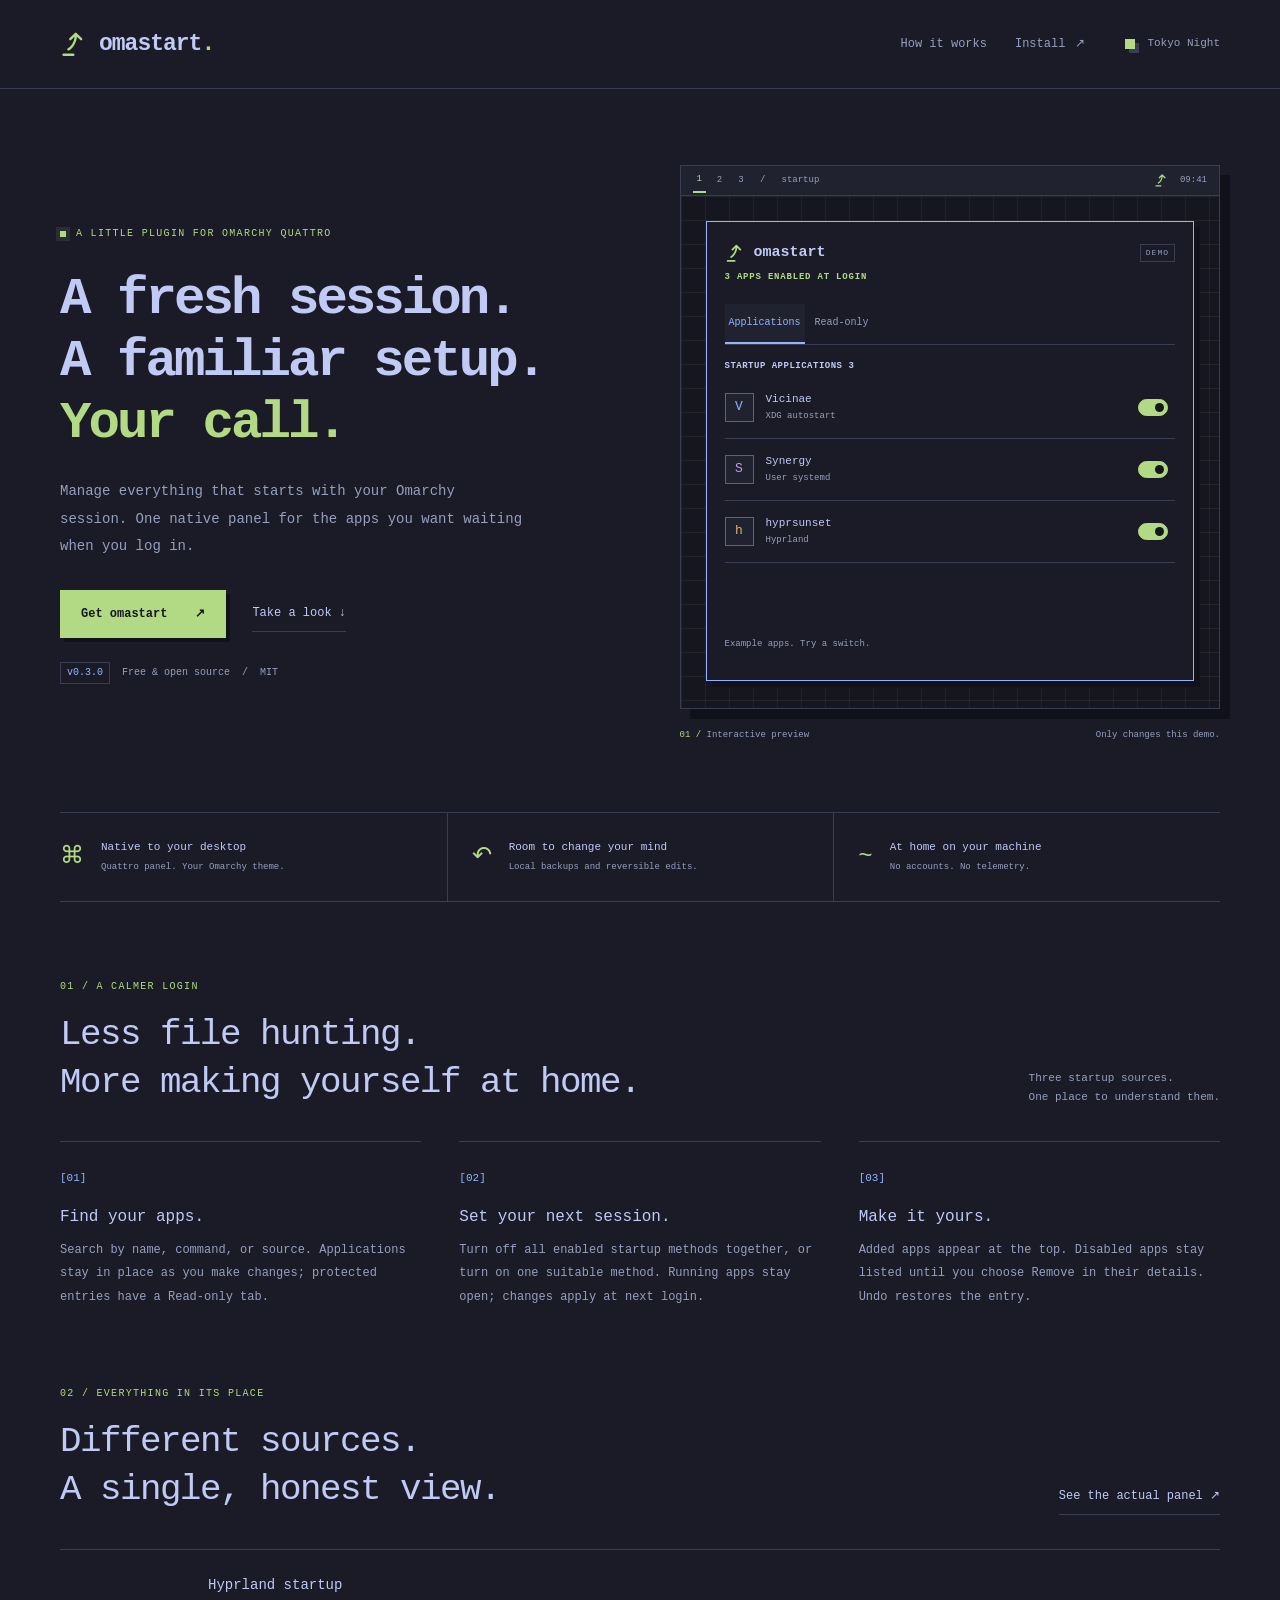
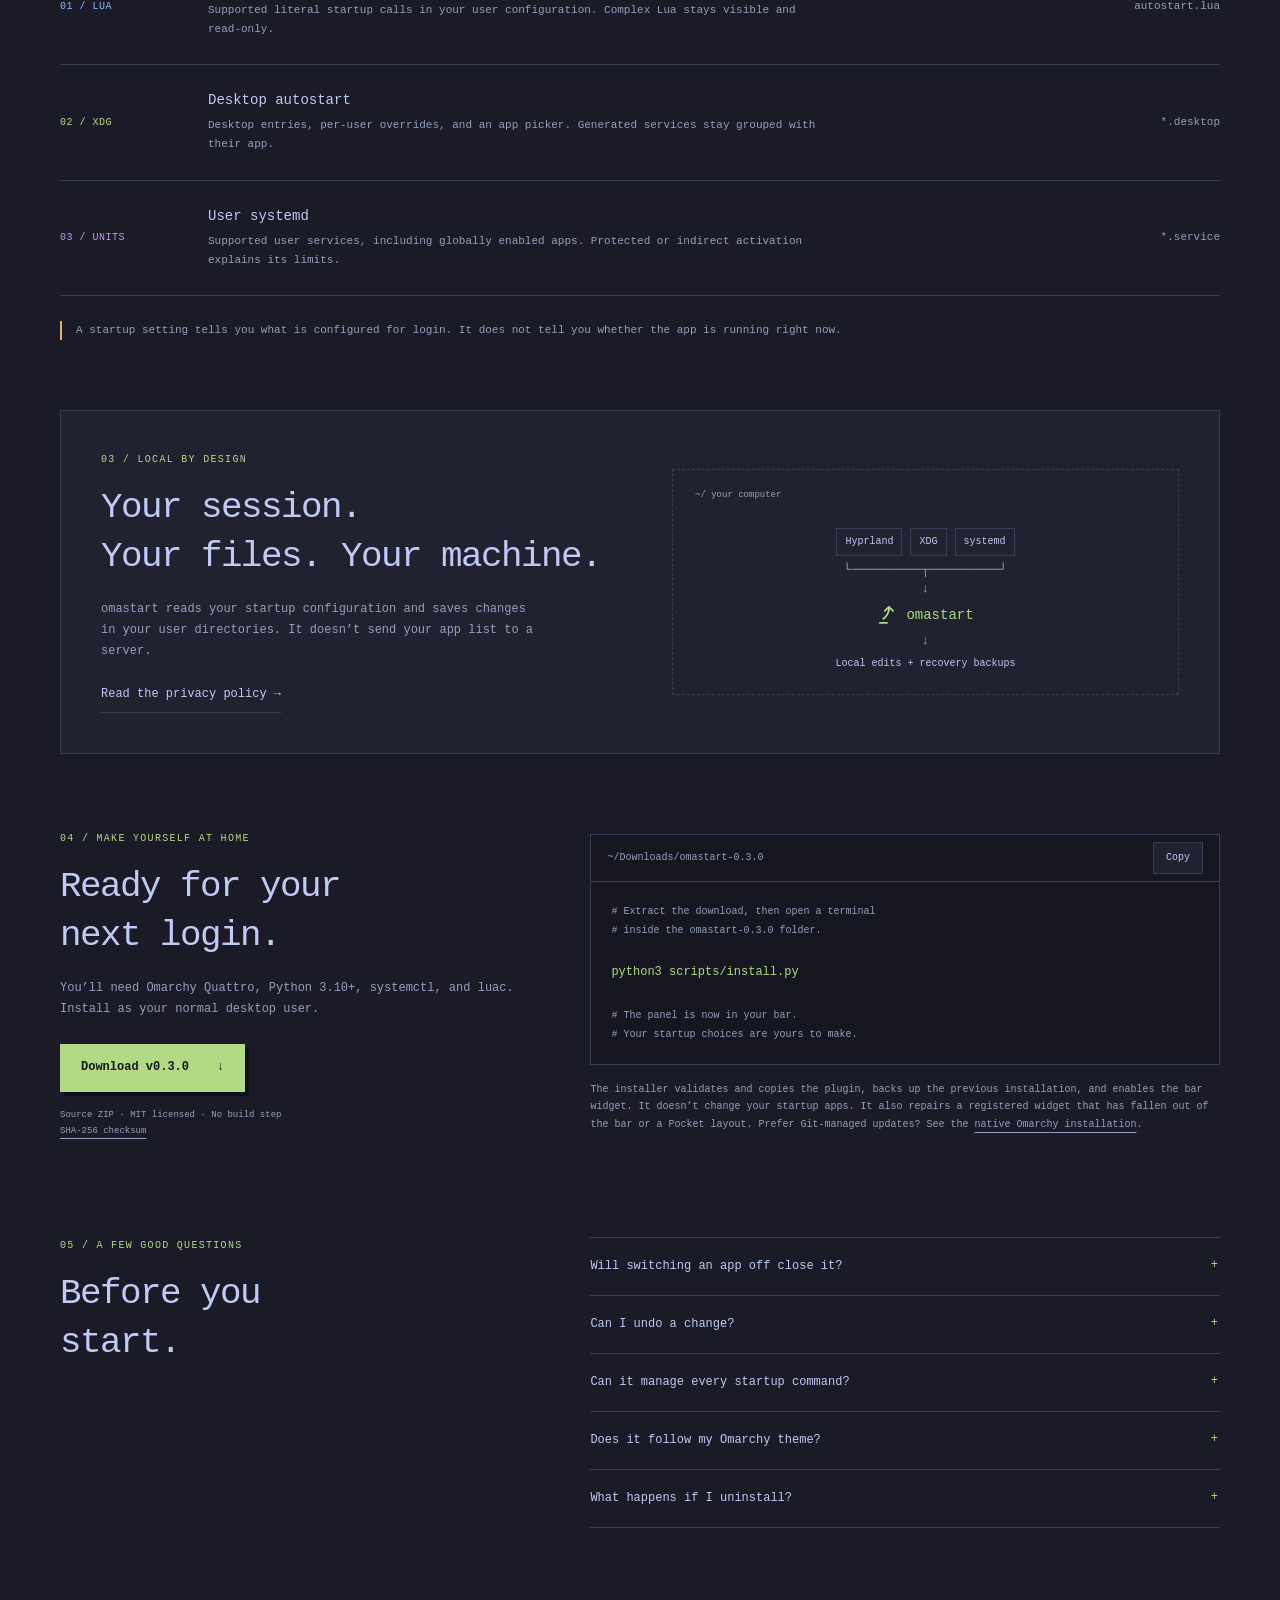
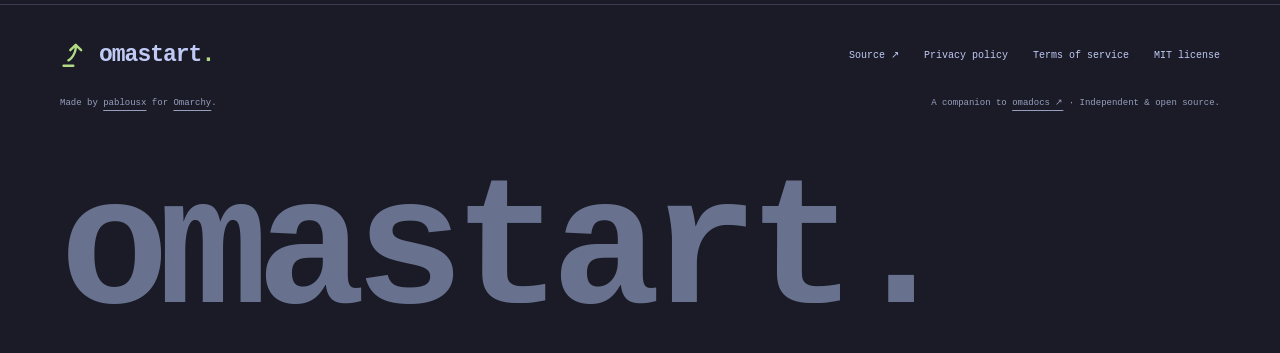
<file: docs/index.html>
<!doctype html>
<html lang="en" data-theme="night">
  <head>
    <meta charset="utf-8" />
    <meta name="viewport" content="width=device-width, initial-scale=1" />
    <meta
      name="description"
      content="Manage everything that starts with your Omarchy session. A native, local, open-source startup manager for Omarchy Quattro."
    />
    <meta name="theme-color" content="#1a1b26" />
    <meta name="referrer" content="strict-origin-when-cross-origin" />
    <meta property="og:type" content="website" />
    <meta property="og:title" content="omastart — Your session. Your call." />
    <meta
      property="og:description"
      content="Manage everything that starts with your Omarchy session. A native, local, open-source startup manager for Omarchy Quattro."
    />
    <meta property="og:site_name" content="omastart" />
    <meta property="og:url" content="https://pablousx.github.io/omastart/" />
    <link rel="canonical" href="https://pablousx.github.io/omastart/" />
    <title>omastart — Your session. Your call.</title>
    <link rel="icon" href="assets/favicon.svg" type="image/svg+xml" />
    <link rel="stylesheet" href="assets/site.css" />
    <script src="assets/site.js" defer></script>
  </head>
  <body>
    <a class="skip-link" href="#main">Skip to content</a>
    <header class="site-header">
      <div class="container header-inner">
        <a class="brand" href="index.html" aria-label="omastart home"
          ><svg viewBox="0 0 24 24" fill="currentColor" aria-hidden="true">
            <path
              d="M 6.5 15.133975 C 10.5 12.824574 12 7.8 12 5.5 L 9.2 8.3 Q 8.5 9 7.8 8.3 Q 7.1 7.6 7.8 6.9 L 12.3 2.4 Q 13 1.7 13.7 2.4 L 18.2 6.9 Q 18.9 7.6 18.2 8.3 Q 17.5 9 16.8 8.3 L 14 5.5 C 14 8.8 11.5 14.556624 7.5 16.866025 A 1 1 0 0 1 6.5 15.133975 Z"
            />
            <path
              d="M 3 19.5 H 11 A 1 1 0 0 1 11 21.5 H 3 A 1 1 0 0 1 3 19.5 Z"
            /></svg
          ><span>omastart<span class="accent">.</span></span></a
        >
        <nav class="site-nav" aria-label="Main navigation">
          <a class="wide-link" href="index.html#how-it-works">How it works</a>
          <a href="index.html#install"
            >Install <span aria-hidden="true">↗</span></a
          >
          <button
            class="theme-button"
            type="button"
            data-theme-toggle
            hidden
            aria-label="Switch to Everforest theme"
          >
            <span class="theme-swatch" aria-hidden="true"></span
            ><span data-theme-name>Tokyo Night</span>
          </button>
        </nav>
      </div>
    </header>
    <main id="main" tabindex="-1">
      <div class="container">
        <section class="hero" aria-labelledby="hero-title">
          <div class="hero-copy">
            <p class="eyebrow">
              <span class="status-dot" aria-hidden="true"></span> A little
              plugin for Omarchy Quattro
            </p>
            <h1 id="hero-title">
              A fresh session.<br />A familiar setup.<br /><span class="accent"
                >Your call.</span
              >
            </h1>
            <p class="lede">
              Manage everything that starts with your Omarchy session. One
              native panel for the apps you want waiting when you log in.
            </p>
            <div class="hero-actions">
              <a class="button" href="#install"
                >Get omastart <span aria-hidden="true">↗</span></a
              ><a class="text-link" href="#how-it-works"
                >Take a look <span aria-hidden="true">↓</span></a
              >
            </div>
            <p class="release">
              <span>v0.3.0</span> Free &amp; open source
              <span aria-hidden="true">/</span> MIT
            </p>
          </div>
          <figure
            class="preview"
            aria-label="Interactive example of the startup panel"
          >
            <div class="desktop">
              <div class="desktop-bar" aria-hidden="true">
                <span><b>1</b> &nbsp; 2 &nbsp; 3 &nbsp; / &nbsp; startup</span
                ><span
                  ><svg
                    viewBox="0 0 24 24"
                    fill="currentColor"
                    aria-hidden="true"
                  >
                    <path
                      d="M 6.5 15.133975 C 10.5 12.824574 12 7.8 12 5.5 L 9.2 8.3 Q 8.5 9 7.8 8.3 Q 7.1 7.6 7.8 6.9 L 12.3 2.4 Q 13 1.7 13.7 2.4 L 18.2 6.9 Q 18.9 7.6 18.2 8.3 Q 17.5 9 16.8 8.3 L 14 5.5 C 14 8.8 11.5 14.556624 7.5 16.866025 A 1 1 0 0 1 6.5 15.133975 Z"
                    />
                    <path
                      d="M 3 19.5 H 11 A 1 1 0 0 1 11 21.5 H 3 A 1 1 0 0 1 3 19.5 Z"
                    />
                  </svg>
                  &nbsp; 09:41</span
                >
              </div>
              <div class="wallpaper" aria-hidden="true"><span>~</span></div>
              <div class="app-window">
                <div class="app-title">
                  <strong
                    ><svg
                      viewBox="0 0 24 24"
                      fill="currentColor"
                      aria-hidden="true"
                    >
                      <path
                        d="M 6.5 15.133975 C 10.5 12.824574 12 7.8 12 5.5 L 9.2 8.3 Q 8.5 9 7.8 8.3 Q 7.1 7.6 7.8 6.9 L 12.3 2.4 Q 13 1.7 13.7 2.4 L 18.2 6.9 Q 18.9 7.6 18.2 8.3 Q 17.5 9 16.8 8.3 L 14 5.5 C 14 8.8 11.5 14.556624 7.5 16.866025 A 1 1 0 0 1 6.5 15.133975 Z"
                      />
                      <path
                        d="M 3 19.5 H 11 A 1 1 0 0 1 11 21.5 H 3 A 1 1 0 0 1 3 19.5 Z"
                      />
                    </svg>
                    omastart</strong
                  ><span class="demo-badge">DEMO</span>
                </div>
                <p class="app-subtitle">
                  <b data-enabled-count>3</b> APPS ENABLED AT LOGIN
                </p>
                <div
                  class="demo-filters"
                  role="group"
                  aria-label="Demo startup views"
                >
                  <button
                    type="button"
                    data-filter="applications"
                    aria-pressed="true"
                    disabled
                  >
                    Applications</button
                  ><button
                    type="button"
                    data-filter="readonly"
                    aria-pressed="false"
                    disabled
                  >
                    Read-only
                  </button>
                </div>
                <p class="demo-section-title">
                  <span data-demo-section>STARTUP APPLICATIONS</span>
                  <b data-demo-count>3</b>
                </p>
                <div class="demo-list">
                  <div class="demo-row" data-demo-row data-enabled="true" data-readonly="false">
                    <span class="app-icon blue" aria-hidden="true">V</span>
                    <div class="app-info">
                      <strong>Vicinae</strong><span>XDG autostart</span>
                    </div>
                    <button
                      type="button"
                      class="switch"
                      role="switch"
                      aria-checked="true"
                      aria-label="Vicinae startup in demo"
                      disabled
                    >
                      <span></span>
                    </button>
                  </div>
                  <div class="demo-row" data-demo-row data-enabled="true" data-readonly="false">
                    <span class="app-icon purple" aria-hidden="true">S</span>
                    <div class="app-info">
                      <strong>Synergy</strong><span>User systemd</span>
                    </div>
                    <button
                      type="button"
                      class="switch"
                      role="switch"
                      aria-checked="true"
                      aria-label="Synergy startup in demo"
                      disabled
                    >
                      <span></span>
                    </button>
                  </div>
                  <div class="demo-row" data-demo-row data-enabled="true" data-readonly="false">
                    <span class="app-icon orange" aria-hidden="true">h</span>
                    <div class="app-info">
                      <strong>hyprsunset</strong><span>Hyprland</span>
                    </div>
                    <button
                      type="button"
                      class="switch"
                      role="switch"
                      aria-checked="true"
                      aria-label="hyprsunset startup in demo"
                      disabled
                    >
                      <span></span>
                    </button>
                  </div>
                  <div class="demo-row" data-demo-row data-enabled="false" data-readonly="true">
                    <span class="app-icon green" aria-hidden="true">⚙</span>
                    <div class="app-info">
                      <strong>Session portal</strong
                      ><span>User systemd · Read-only</span>
                    </div>
                    <span class="demo-readonly">Read-only</span
                    ><span class="demo-chevron" aria-hidden="true">⌄</span>
                  </div>
                  <p class="demo-empty" hidden>No apps in this view.</p>
                </div>
                <div class="demo-feedback">
                  <span data-demo-message role="status" aria-live="polite"
                    >Example apps. Try a switch.</span
                  ><button type="button" data-undo hidden>Undo</button>
                </div>
              </div>
            </div>
            <figcaption>
              <span><span class="accent">01 /</span> Interactive preview</span
              ><span>Only changes this demo.</span>
            </figcaption>
            <noscript
              ><p class="small">
                Static preview. Enable JavaScript to try the switches.
              </p></noscript
            >
          </figure>
        </section>
        <div class="principles" aria-label="At a glance">
          <div>
            <span class="principle-mark" aria-hidden="true">⌘</span>
            <p>
              Native to your desktop<small
                >Quattro panel. Your Omarchy theme.</small
              >
            </p>
          </div>
          <div>
            <span class="principle-mark" aria-hidden="true">↶</span>
            <p>
              Room to change your mind<small
                >Local backups and reversible edits.</small
              >
            </p>
          </div>
          <div>
            <span class="principle-mark" aria-hidden="true">~</span>
            <p>
              At home on your machine<small>No accounts. No telemetry.</small>
            </p>
          </div>
        </div>
        <section class="section" id="how-it-works" aria-labelledby="how-title">
          <div class="section-heading">
            <div>
              <p class="eyebrow">01 / A calmer login</p>
              <h2 id="how-title">
                Less file hunting.<br />More making yourself at home.
              </h2>
            </div>
            <p>Three startup sources.<br />One place to understand them.</p>
          </div>
          <div class="steps">
            <article>
              <span class="step-index">[01]</span>
              <h3>Find your apps.</h3>
              <p>
                Search by name, command, or source. Applications stay in place
                as you make changes; protected entries have a Read-only tab.
              </p>
            </article>
            <article>
              <span class="step-index">[02]</span>
              <h3>Set your next session.</h3>
              <p>
                Turn off all enabled startup methods together, or turn on one
                suitable method. Running apps stay open; changes apply at next login.
              </p>
            </article>
            <article>
              <span class="step-index">[03]</span>
              <h3>Make it yours.</h3>
              <p>
                Added apps appear at the top. Disabled apps stay listed until
                you choose Remove in their details. Undo restores the entry.
              </p>
            </article>
          </div>
        </section>
        <section class="sources-section" aria-labelledby="sources-title">
          <div class="section-heading">
            <div>
              <p class="eyebrow">02 / Everything in its place</p>
              <h2 id="sources-title">
                Different sources.<br />A single, honest view.
              </h2>
            </div>
            <a class="text-link" href="assets/panel.png"
              >See the actual panel <span aria-hidden="true">↗</span></a
            >
          </div>
          <div class="source-list">
            <article>
              <span class="source-tag blue">01 / LUA</span>
              <div>
                <h3>Hyprland startup</h3>
                <p>
                  Supported literal startup calls in your user configuration.
                  Complex Lua stays visible and read-only.
                </p>
              </div>
              <code>autostart.lua</code>
            </article>
            <article>
              <span class="source-tag green">02 / XDG</span>
              <div>
                <h3>Desktop autostart</h3>
                <p>
                  Desktop entries, per-user overrides, and an app picker.
                  Generated services stay grouped with their app.
                </p>
              </div>
              <code>*.desktop</code>
            </article>
            <article>
              <span class="source-tag purple">03 / UNITS</span>
              <div>
                <h3>User systemd</h3>
                <p>
                  Supported user services, including globally enabled apps.
                  Protected or indirect activation explains its limits.
                </p>
              </div>
              <code>*.service</code>
            </article>
          </div>
          <p class="note">
            A startup setting tells you what is configured for login. It does
            not tell you whether the app is running right now.
          </p>
        </section>
        <section class="privacy-band" aria-labelledby="local-title">
          <div>
            <p class="eyebrow">03 / Local by design</p>
            <h2 id="local-title">
              Your session.<br />Your files. Your machine.
            </h2>
            <p>
              omastart reads your startup configuration and saves changes in
              your user directories. It doesn’t send your app list to a server.
            </p>
            <a class="text-link" href="privacy.html"
              >Read the privacy policy <span aria-hidden="true">→</span></a
            >
          </div>
          <div
            class="local-diagram"
            aria-label="Startup sources connect to omastart and local backups, all on your computer"
          >
            <div class="diagram-label">~/ your computer</div>
            <div class="diagram-sources">
              <span>Hyprland</span><span>XDG</span><span>systemd</span>
            </div>
            <div class="diagram-line" aria-hidden="true">
              └─────────┬─────────┘<br />↓
            </div>
            <div class="diagram-app">
              <svg viewBox="0 0 24 24" fill="currentColor" aria-hidden="true">
                <path
                  d="M 6.5 15.133975 C 10.5 12.824574 12 7.8 12 5.5 L 9.2 8.3 Q 8.5 9 7.8 8.3 Q 7.1 7.6 7.8 6.9 L 12.3 2.4 Q 13 1.7 13.7 2.4 L 18.2 6.9 Q 18.9 7.6 18.2 8.3 Q 17.5 9 16.8 8.3 L 14 5.5 C 14 8.8 11.5 14.556624 7.5 16.866025 A 1 1 0 0 1 6.5 15.133975 Z"
                />
                <path
                  d="M 3 19.5 H 11 A 1 1 0 0 1 11 21.5 H 3 A 1 1 0 0 1 3 19.5 Z"
                /></svg
              ><strong>omastart</strong>
            </div>
            <div class="diagram-line" aria-hidden="true">↓</div>
            <div class="diagram-backup">Local edits + recovery backups</div>
          </div>
        </section>
        <section
          class="section install"
          id="install"
          aria-labelledby="install-title"
        >
          <div class="install-copy">
            <p class="eyebrow">04 / Make yourself at home</p>
            <h2 id="install-title">Ready for your<br />next login.</h2>
            <p>
              You’ll need Omarchy Quattro, Python 3.10+, <code>systemctl</code>,
              and <code>luac</code>. Install as your normal desktop user.
            </p>
            <a class="button" href="assets/omastart-0.3.0.zip" download
              >Download v0.3.0 <span aria-hidden="true">↓</span></a
            >
            <p class="small">
              Source ZIP · MIT licensed · No build step<br /><a
                href="assets/SHA256SUMS.txt"
                >SHA-256 checksum</a
              >
            </p>
          </div>
          <div>
            <div class="terminal">
              <div class="terminal-title">
                <span>~/Downloads/omastart-0.3.0</span
                ><button type="button" class="copy-button" data-copy hidden>
                  Copy
                </button>
              </div>
              <div class="terminal-body">
                <p class="terminal-comment">
                  # Extract the download, then open a terminal<br /># inside the
                  omastart-0.3.0 folder.
                </p>
                <pre><code id="install-command">python3 scripts/install.py</code></pre>
                <p class="terminal-comment">
                  # The panel is now in your bar.<br /># Your startup choices
                  are yours to make.
                </p>
              </div>
            </div>
            <p class="install-note">
              The installer validates and copies the plugin, backs up the
              previous installation, and enables the bar widget. It doesn’t
              change your startup apps. It also repairs a registered widget
              that has fallen out of the bar or a Pocket layout. Prefer
              Git-managed updates? See the
              <a href="https://github.com/pablousx/omastart#installation"
                >native Omarchy installation</a
              >.
            </p>
            <p class="copy-status small" role="status" data-copy-status></p>
          </div>
        </section>
        <section class="faq-section" aria-labelledby="faq-title">
          <div>
            <p class="eyebrow">05 / A few good questions</p>
            <h2 id="faq-title">Before you<br />start.</h2>
          </div>
          <div class="faq-list">
            <details>
              <summary>Will switching an app off close it?</summary>
              <p>
                No. omastart changes startup configuration and never starts,
                stops, or restarts your apps. Disabling a globally enabled
                systemd service uses a per-user mask, which also blocks later
                manual or indirect starts until restored.
              </p>
            </details>
            <details>
              <summary>Can I undo a change?</summary>
              <p>
                Supported changes save a local recovery record. Undo restores
                the previous configuration if the affected files still match
                what omastart wrote. If you edit those files elsewhere, omastart
                preserves your newer work.
              </p>
            </details>
            <details>
              <summary>Can it manage every startup command?</summary>
              <p>
                It supports three startup mechanisms: Hyprland, XDG autostart,
                and user systemd. Computed Lua, service templates, timers,
                sockets, and other complex activation remain protected.
                Login-shell scripts and app-internal startup settings are
                outside this version’s scope.
              </p>
            </details>
            <details>
              <summary>Does it follow my Omarchy theme?</summary>
              <p>
                Yes. The installed plugin uses native Quattro controls,
                typography, and theme colors. This website’s Tokyo Night and
                Everforest palettes are a preview of the same desktop spirit.
              </p>
            </details>
            <details>
              <summary>What happens if I uninstall?</summary>
              <p>
                Your startup preferences and recovery backups stay on your
                computer. Restore any startup settings you want to change before
                removing the plugin. The included README explains removal and
                backup locations.
              </p>
            </details>
          </div>
        </section>
      </div>
    </main>
    <footer class="site-footer">
      <div class="container">
        <div class="footer-top">
          <a class="brand" href="index.html" aria-label="omastart home"
            ><svg viewBox="0 0 24 24" fill="currentColor" aria-hidden="true">
              <path
                d="M 6.5 15.133975 C 10.5 12.824574 12 7.8 12 5.5 L 9.2 8.3 Q 8.5 9 7.8 8.3 Q 7.1 7.6 7.8 6.9 L 12.3 2.4 Q 13 1.7 13.7 2.4 L 18.2 6.9 Q 18.9 7.6 18.2 8.3 Q 17.5 9 16.8 8.3 L 14 5.5 C 14 8.8 11.5 14.556624 7.5 16.866025 A 1 1 0 0 1 6.5 15.133975 Z"
              />
              <path
                d="M 3 19.5 H 11 A 1 1 0 0 1 11 21.5 H 3 A 1 1 0 0 1 3 19.5 Z"
              /></svg
            ><span>omastart<span class="accent">.</span></span></a
          >
          <nav class="footer-links" aria-label="Footer navigation">
            <a href="https://github.com/pablousx/omastart">Source ↗</a>
            <a href="privacy.html">Privacy policy</a
            ><a href="terms.html">Terms of service</a
            ><a href="assets/LICENSE.txt">MIT license</a>
          </nav>
        </div>
        <div class="footer-bottom">
          <span
            >Made by <a href="https://github.com/pablousx">pablousx</a> for
            <a href="https://omarchy.org/">Omarchy</a>.</span
          ><span
            >A companion to
            <a href="https://pablousx.github.io/omadocs/">omadocs ↗</a> ·
            Independent &amp; open source.</span
          >
        </div>
        <div class="footer-wordmark" aria-hidden="true">omastart.</div>
      </div>
    </footer>
  </body>
</html>
</file>
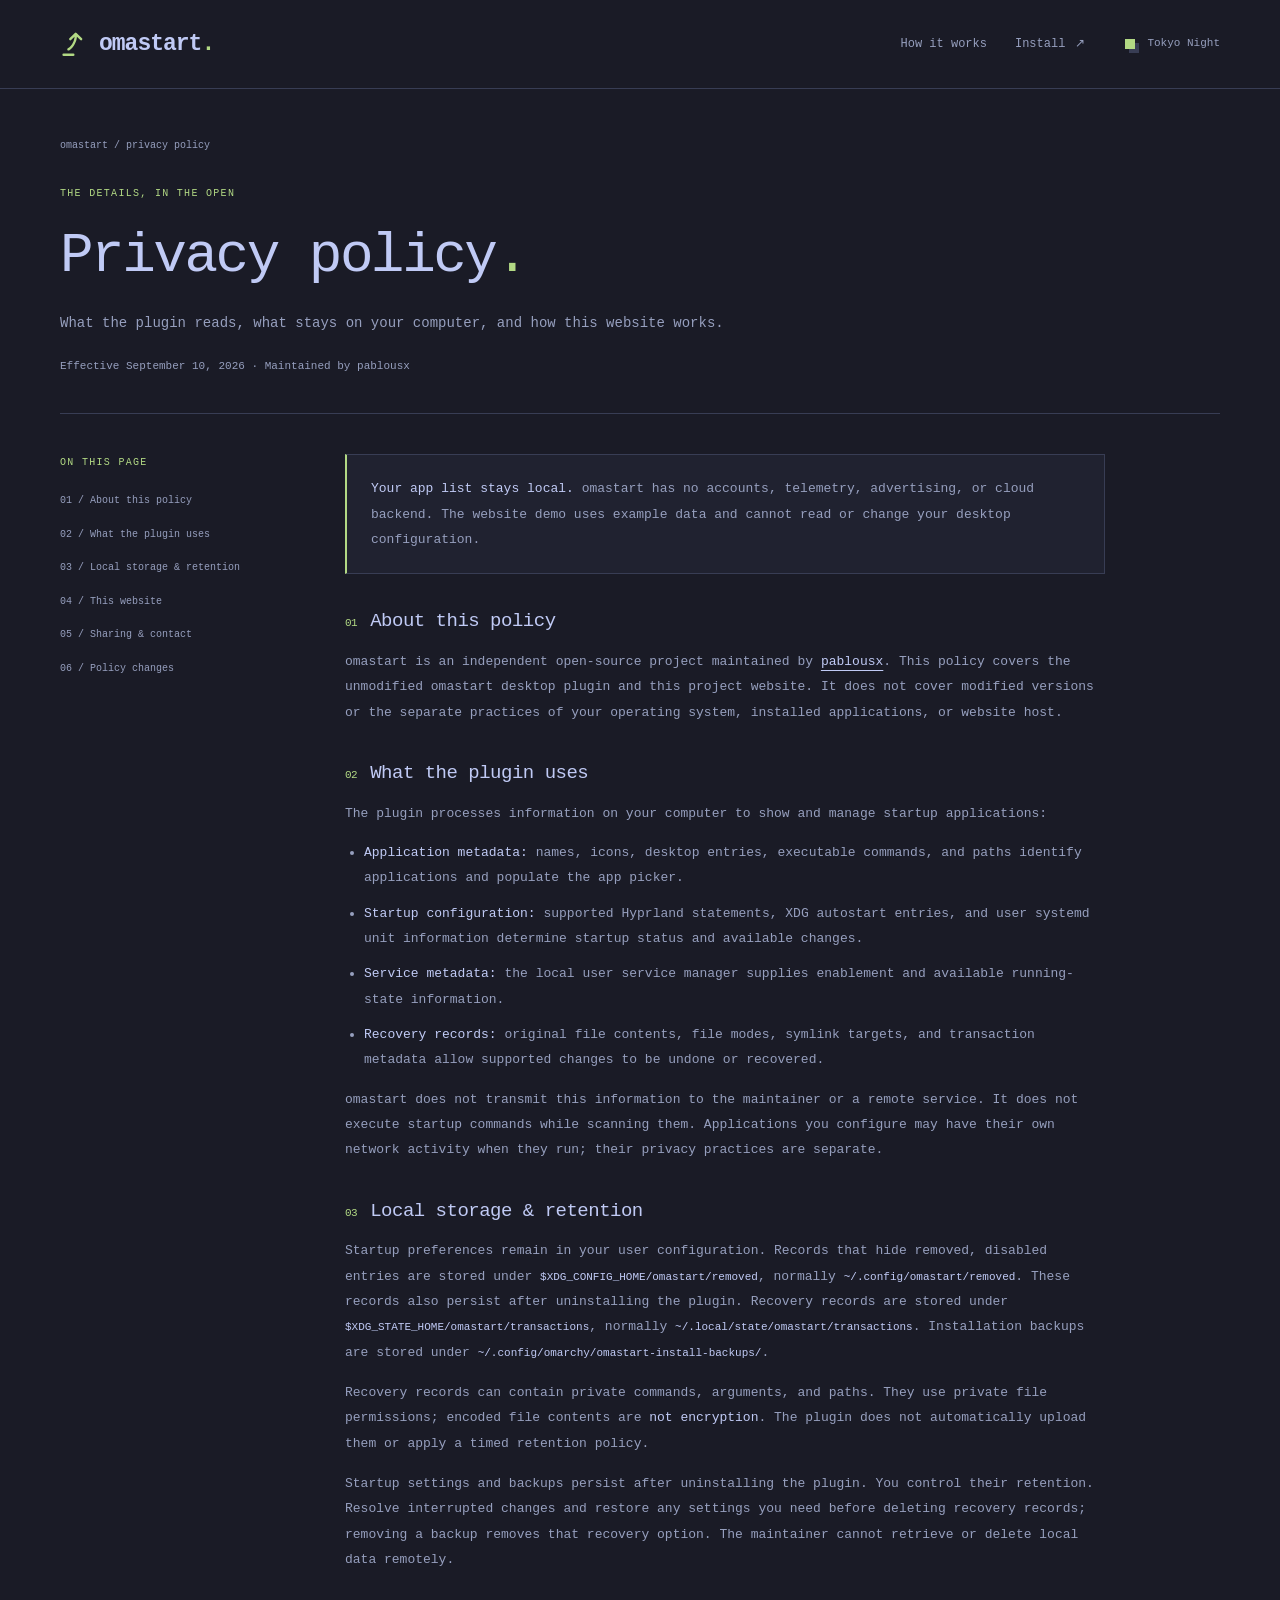
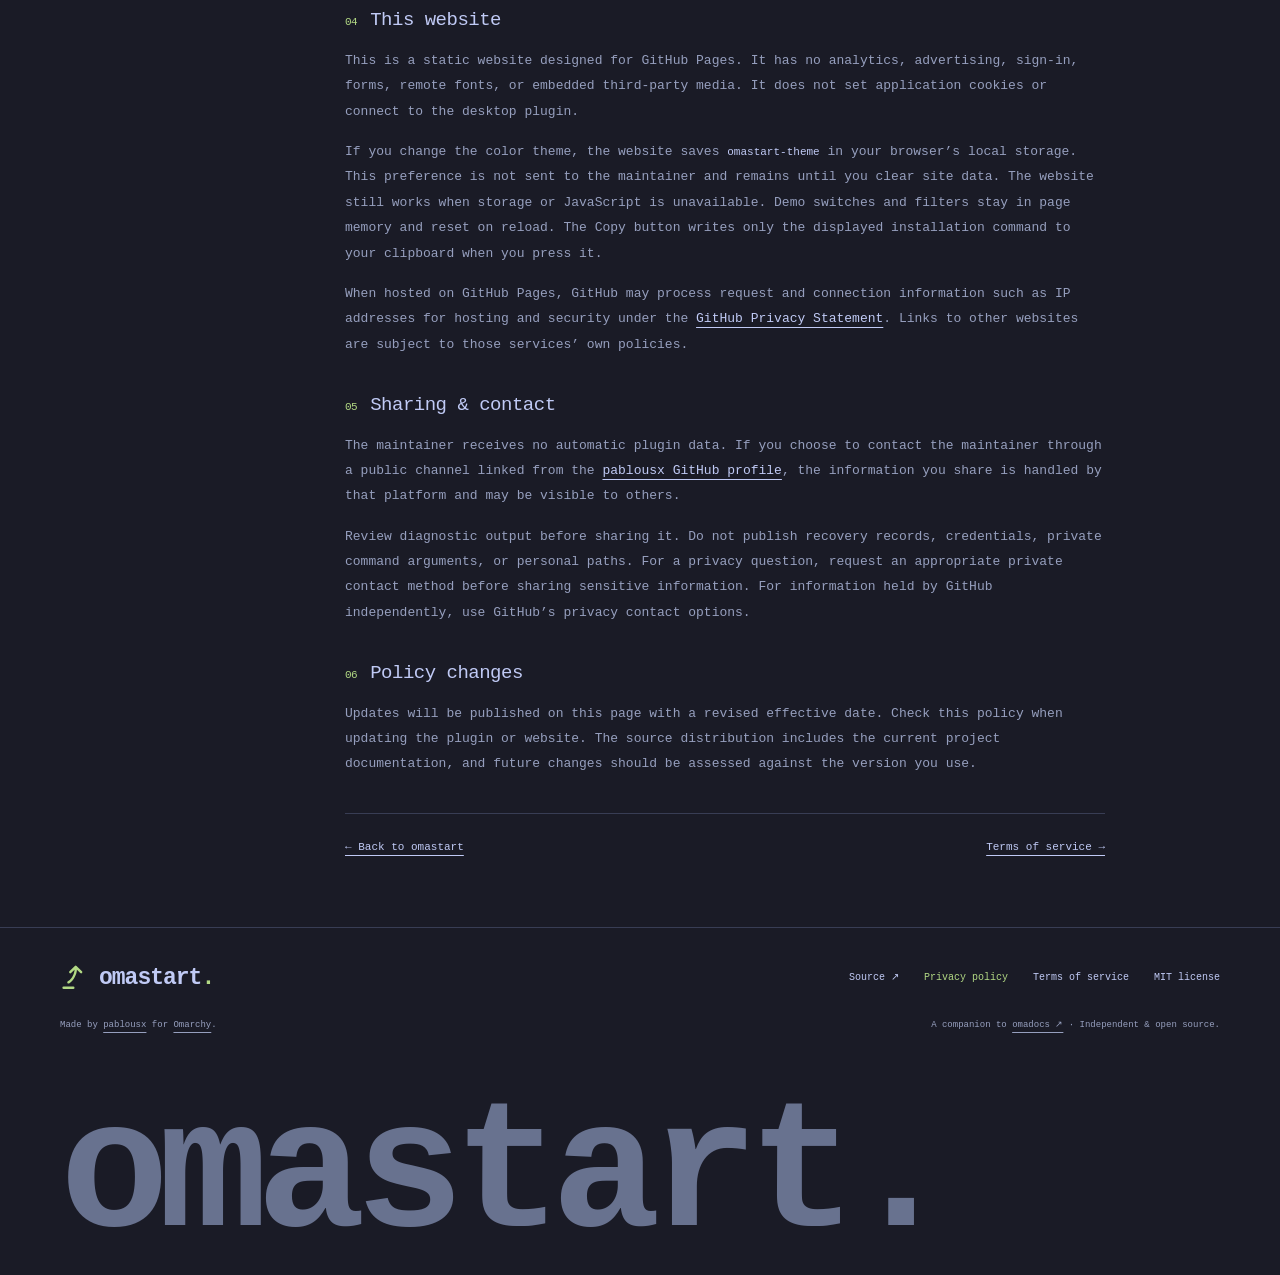
<file: docs/privacy.html>
<!doctype html>
<html lang="en" data-theme="night">
  <head>
    <meta charset="utf-8" />
    <meta name="viewport" content="width=device-width, initial-scale=1" />
    <meta
      name="description"
      content="What the plugin reads, what stays on your computer, and how this website works."
    />
    <meta name="theme-color" content="#1a1b26" />
    <meta name="referrer" content="strict-origin-when-cross-origin" />
    <meta property="og:type" content="website" />
    <meta property="og:title" content="Privacy policy — omastart" />
    <meta
      property="og:description"
      content="What the plugin reads, what stays on your computer, and how this website works."
    />
    <meta property="og:site_name" content="omastart" />
    <meta
      property="og:url"
      content="https://pablousx.github.io/omastart/privacy.html"
    />
    <link
      rel="canonical"
      href="https://pablousx.github.io/omastart/privacy.html"
    />
    <title>Privacy policy — omastart</title>
    <link rel="icon" href="assets/favicon.svg" type="image/svg+xml" />
    <link rel="stylesheet" href="assets/site.css" />
    <script src="assets/site.js" defer></script>
  </head>
  <body>
    <a class="skip-link" href="#main">Skip to content</a>
    <header class="site-header">
      <div class="container header-inner">
        <a class="brand" href="index.html" aria-label="omastart home"
          ><svg viewBox="0 0 24 24" fill="currentColor" aria-hidden="true">
            <path
              d="M 6.5 15.133975 C 10.5 12.824574 12 7.8 12 5.5 L 9.2 8.3 Q 8.5 9 7.8 8.3 Q 7.1 7.6 7.8 6.9 L 12.3 2.4 Q 13 1.7 13.7 2.4 L 18.2 6.9 Q 18.9 7.6 18.2 8.3 Q 17.5 9 16.8 8.3 L 14 5.5 C 14 8.8 11.5 14.556624 7.5 16.866025 A 1 1 0 0 1 6.5 15.133975 Z"
            />
            <path
              d="M 3 19.5 H 11 A 1 1 0 0 1 11 21.5 H 3 A 1 1 0 0 1 3 19.5 Z"
            /></svg
          ><span>omastart<span class="accent">.</span></span></a
        >
        <nav class="site-nav" aria-label="Main navigation">
          <a class="wide-link" href="index.html#how-it-works">How it works</a>
          <a href="index.html#install"
            >Install <span aria-hidden="true">↗</span></a
          >
          <button
            class="theme-button"
            type="button"
            data-theme-toggle
            hidden
            aria-label="Switch to Everforest theme"
          >
            <span class="theme-swatch" aria-hidden="true"></span
            ><span data-theme-name>Tokyo Night</span>
          </button>
        </nav>
      </div>
    </header>
    <main id="main" tabindex="-1">
      <div class="container">
        <header class="legal-hero">
          <p class="breadcrumb">
            <a href="index.html">omastart</a> / privacy policy
          </p>
          <p class="eyebrow">The details, in the open</p>
          <h1>Privacy policy<span class="accent">.</span></h1>
          <p class="lede">
            What the plugin reads, what stays on your computer, and how this
            website works.
          </p>
          <p class="small">
            Effective September 10, 2026 · Maintained by pablousx
          </p>
        </header>
        <div class="legal-layout">
          <nav class="legal-nav" aria-label="On this page">
            <p class="eyebrow">On this page</p>
            <a href="#about">01 / About this policy</a
            ><a href="#plugin">02 / What the plugin uses</a
            ><a href="#storage">03 / Local storage & retention</a
            ><a href="#website">04 / This website</a
            ><a href="#sharing">05 / Sharing & contact</a
            ><a href="#changes">06 / Policy changes</a>
          </nav>
          <article class="legal-body" aria-label="Privacy policy">
            <div class="legal-callout">
              <p>
                <strong>Your app list stays local.</strong> omastart has no
                accounts, telemetry, advertising, or cloud backend. The website
                demo uses example data and cannot read or change your desktop
                configuration.
              </p>
            </div>
            <section id="about" aria-labelledby="about-title">
              <h2 id="about-title"><span>01</span>About this policy</h2>
              <p>
                omastart is an independent open-source project maintained by
                <a href="https://github.com/pablousx">pablousx</a>. This policy
                covers the unmodified omastart desktop plugin and this project
                website. It does not cover modified versions or the separate
                practices of your operating system, installed applications, or
                website host.
              </p>
            </section>
            <section id="plugin" aria-labelledby="plugin-title">
              <h2 id="plugin-title"><span>02</span>What the plugin uses</h2>
              <p>
                The plugin processes information on your computer to show and
                manage startup applications:
              </p>
              <ul>
                <li>
                  <strong>Application metadata:</strong> names, icons, desktop
                  entries, executable commands, and paths identify applications
                  and populate the app picker.
                </li>
                <li>
                  <strong>Startup configuration:</strong> supported Hyprland
                  statements, XDG autostart entries, and user systemd unit
                  information determine startup status and available changes.
                </li>
                <li>
                  <strong>Service metadata:</strong> the local user service
                  manager supplies enablement and available running-state
                  information.
                </li>
                <li>
                  <strong>Recovery records:</strong> original file contents,
                  file modes, symlink targets, and transaction metadata allow
                  supported changes to be undone or recovered.
                </li>
              </ul>
              <p>
                omastart does not transmit this information to the maintainer or
                a remote service. It does not execute startup commands while
                scanning them. Applications you configure may have their own
                network activity when they run; their privacy practices are
                separate.
              </p>
            </section>
            <section id="storage" aria-labelledby="storage-title">
              <h2 id="storage-title">
                <span>03</span>Local storage & retention
              </h2>
              <p>
                Startup preferences remain in your user configuration. Records
                that hide removed, disabled entries are stored under
                <code>$XDG_CONFIG_HOME/omastart/removed</code>, normally
                <code>~/.config/omastart/removed</code>. These records also
                persist after uninstalling the plugin. Recovery
                records are stored under
                <code>$XDG_STATE_HOME/omastart/transactions</code>, normally
                <code>~/.local/state/omastart/transactions</code>. Installation
                backups are stored under
                <code>~/.config/omarchy/omastart-install-backups/</code>.
              </p>
              <p>
                Recovery records can contain private commands, arguments, and
                paths. They use private file permissions; encoded file contents
                are <strong>not encryption</strong>. The plugin does not
                automatically upload them or apply a timed retention policy.
              </p>
              <p>
                Startup settings and backups persist after uninstalling the
                plugin. You control their retention. Resolve interrupted changes
                and restore any settings you need before deleting recovery
                records; removing a backup removes that recovery option. The
                maintainer cannot retrieve or delete local data remotely.
              </p>
            </section>
            <section id="website" aria-labelledby="website-title">
              <h2 id="website-title"><span>04</span>This website</h2>
              <p>
                This is a static website designed for GitHub Pages. It has no
                analytics, advertising, sign-in, forms, remote fonts, or
                embedded third-party media. It does not set application cookies
                or connect to the desktop plugin.
              </p>
              <p>
                If you change the color theme, the website saves
                <code>omastart-theme</code> in your browser’s local storage.
                This preference is not sent to the maintainer and remains until
                you clear site data. The website still works when storage or
                JavaScript is unavailable. Demo switches and filters stay in
                page memory and reset on reload. The Copy button writes only the
                displayed installation command to your clipboard when you press
                it.
              </p>
              <p>
                When hosted on GitHub Pages, GitHub may process request and
                connection information such as IP addresses for hosting and
                security under the
                <a
                  href="https://docs.github.com/en/site-policy/privacy-policies/github-general-privacy-statement"
                  >GitHub Privacy Statement</a
                >. Links to other websites are subject to those services’ own
                policies.
              </p>
            </section>
            <section id="sharing" aria-labelledby="sharing-title">
              <h2 id="sharing-title"><span>05</span>Sharing & contact</h2>
              <p>
                The maintainer receives no automatic plugin data. If you choose
                to contact the maintainer through a public channel linked from
                the
                <a href="https://github.com/pablousx">pablousx GitHub profile</a
                >, the information you share is handled by that platform and may
                be visible to others.
              </p>
              <p>
                Review diagnostic output before sharing it. Do not publish
                recovery records, credentials, private command arguments, or
                personal paths. For a privacy question, request an appropriate
                private contact method before sharing sensitive information. For
                information held by GitHub independently, use GitHub’s privacy
                contact options.
              </p>
            </section>
            <section id="changes" aria-labelledby="changes-title">
              <h2 id="changes-title"><span>06</span>Policy changes</h2>
              <p>
                Updates will be published on this page with a revised effective
                date. Check this policy when updating the plugin or website. The
                source distribution includes the current project documentation,
                and future changes should be assessed against the version you
                use.
              </p>
            </section>
            <div class="legal-end">
              <a href="index.html">← Back to omastart</a
              ><a href="terms.html">Terms of service →</a>
            </div>
          </article>
        </div>
      </div>
    </main>
    <footer class="site-footer">
      <div class="container">
        <div class="footer-top">
          <a class="brand" href="index.html" aria-label="omastart home"
            ><svg viewBox="0 0 24 24" fill="currentColor" aria-hidden="true">
              <path
                d="M 6.5 15.133975 C 10.5 12.824574 12 7.8 12 5.5 L 9.2 8.3 Q 8.5 9 7.8 8.3 Q 7.1 7.6 7.8 6.9 L 12.3 2.4 Q 13 1.7 13.7 2.4 L 18.2 6.9 Q 18.9 7.6 18.2 8.3 Q 17.5 9 16.8 8.3 L 14 5.5 C 14 8.8 11.5 14.556624 7.5 16.866025 A 1 1 0 0 1 6.5 15.133975 Z"
              />
              <path
                d="M 3 19.5 H 11 A 1 1 0 0 1 11 21.5 H 3 A 1 1 0 0 1 3 19.5 Z"
              /></svg
            ><span>omastart<span class="accent">.</span></span></a
          >
          <nav class="footer-links" aria-label="Footer navigation">
            <a href="https://github.com/pablousx/omastart">Source ↗</a>
            <a href="privacy.html" aria-current="page">Privacy policy</a
            ><a href="terms.html">Terms of service</a
            ><a href="assets/LICENSE.txt">MIT license</a>
          </nav>
        </div>
        <div class="footer-bottom">
          <span
            >Made by <a href="https://github.com/pablousx">pablousx</a> for
            <a href="https://omarchy.org/">Omarchy</a>.</span
          ><span
            >A companion to
            <a href="https://pablousx.github.io/omadocs/">omadocs ↗</a> ·
            Independent &amp; open source.</span
          >
        </div>
        <div class="footer-wordmark" aria-hidden="true">omastart.</div>
      </div>
    </footer>
  </body>
</html>
</file>
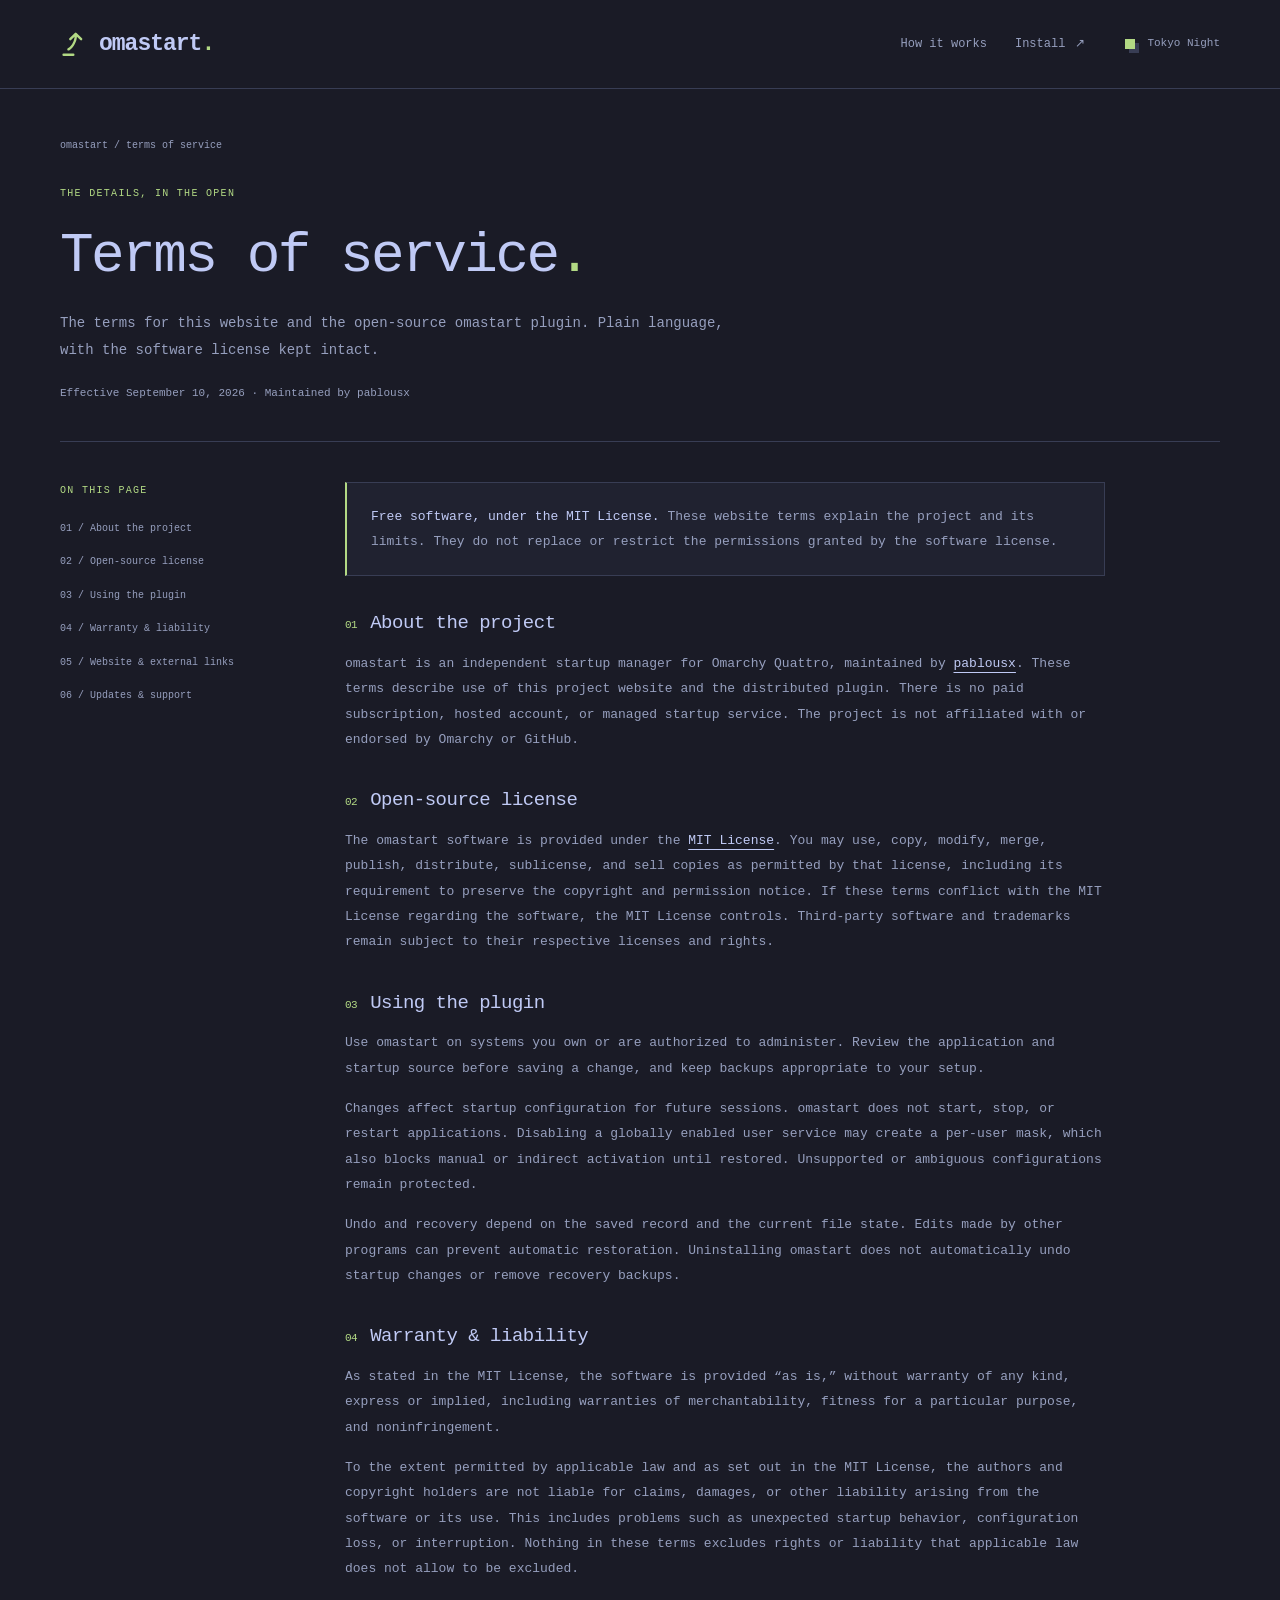
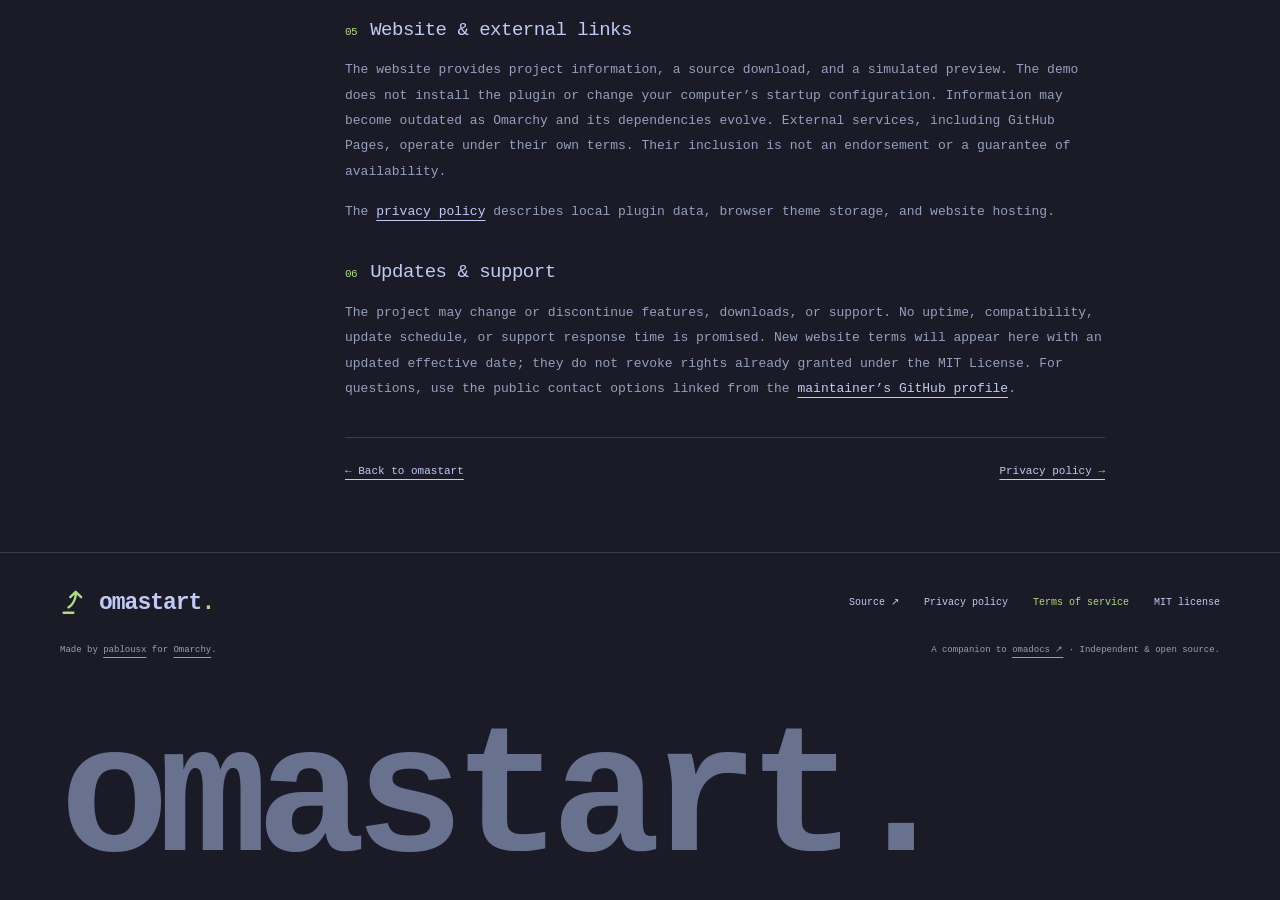
<file: docs/terms.html>
<!doctype html>
<html lang="en" data-theme="night">
  <head>
    <meta charset="utf-8" />
    <meta name="viewport" content="width=device-width, initial-scale=1" />
    <meta
      name="description"
      content="The terms for this website and the open-source omastart plugin. Plain language, with the software license kept intact."
    />
    <meta name="theme-color" content="#1a1b26" />
    <meta name="referrer" content="strict-origin-when-cross-origin" />
    <meta property="og:type" content="website" />
    <meta property="og:title" content="Terms of service — omastart" />
    <meta
      property="og:description"
      content="The terms for this website and the open-source omastart plugin. Plain language, with the software license kept intact."
    />
    <meta property="og:site_name" content="omastart" />
    <meta
      property="og:url"
      content="https://pablousx.github.io/omastart/terms.html"
    />
    <link
      rel="canonical"
      href="https://pablousx.github.io/omastart/terms.html"
    />
    <title>Terms of service — omastart</title>
    <link rel="icon" href="assets/favicon.svg" type="image/svg+xml" />
    <link rel="stylesheet" href="assets/site.css" />
    <script src="assets/site.js" defer></script>
  </head>
  <body>
    <a class="skip-link" href="#main">Skip to content</a>
    <header class="site-header">
      <div class="container header-inner">
        <a class="brand" href="index.html" aria-label="omastart home"
          ><svg viewBox="0 0 24 24" fill="currentColor" aria-hidden="true">
            <path
              d="M 6.5 15.133975 C 10.5 12.824574 12 7.8 12 5.5 L 9.2 8.3 Q 8.5 9 7.8 8.3 Q 7.1 7.6 7.8 6.9 L 12.3 2.4 Q 13 1.7 13.7 2.4 L 18.2 6.9 Q 18.9 7.6 18.2 8.3 Q 17.5 9 16.8 8.3 L 14 5.5 C 14 8.8 11.5 14.556624 7.5 16.866025 A 1 1 0 0 1 6.5 15.133975 Z"
            />
            <path
              d="M 3 19.5 H 11 A 1 1 0 0 1 11 21.5 H 3 A 1 1 0 0 1 3 19.5 Z"
            /></svg
          ><span>omastart<span class="accent">.</span></span></a
        >
        <nav class="site-nav" aria-label="Main navigation">
          <a class="wide-link" href="index.html#how-it-works">How it works</a>
          <a href="index.html#install"
            >Install <span aria-hidden="true">↗</span></a
          >
          <button
            class="theme-button"
            type="button"
            data-theme-toggle
            hidden
            aria-label="Switch to Everforest theme"
          >
            <span class="theme-swatch" aria-hidden="true"></span
            ><span data-theme-name>Tokyo Night</span>
          </button>
        </nav>
      </div>
    </header>
    <main id="main" tabindex="-1">
      <div class="container">
        <header class="legal-hero">
          <p class="breadcrumb">
            <a href="index.html">omastart</a> / terms of service
          </p>
          <p class="eyebrow">The details, in the open</p>
          <h1>Terms of service<span class="accent">.</span></h1>
          <p class="lede">
            The terms for this website and the open-source omastart plugin.
            Plain language, with the software license kept intact.
          </p>
          <p class="small">
            Effective September 10, 2026 · Maintained by pablousx
          </p>
        </header>
        <div class="legal-layout">
          <nav class="legal-nav" aria-label="On this page">
            <p class="eyebrow">On this page</p>
            <a href="#project">01 / About the project</a
            ><a href="#license">02 / Open-source license</a
            ><a href="#use">03 / Using the plugin</a
            ><a href="#warranty">04 / Warranty & liability</a
            ><a href="#website">05 / Website & external links</a
            ><a href="#updates">06 / Updates & support</a>
          </nav>
          <article class="legal-body" aria-label="Terms of service">
            <div class="legal-callout">
              <p>
                <strong>Free software, under the MIT License.</strong> These
                website terms explain the project and its limits. They do not
                replace or restrict the permissions granted by the software
                license.
              </p>
            </div>
            <section id="project" aria-labelledby="project-title">
              <h2 id="project-title"><span>01</span>About the project</h2>
              <p>
                omastart is an independent startup manager for Omarchy Quattro,
                maintained by
                <a href="https://github.com/pablousx">pablousx</a>. These terms
                describe use of this project website and the distributed plugin.
                There is no paid subscription, hosted account, or managed
                startup service. The project is not affiliated with or endorsed
                by Omarchy or GitHub.
              </p>
            </section>
            <section id="license" aria-labelledby="license-title">
              <h2 id="license-title"><span>02</span>Open-source license</h2>
              <p>
                The omastart software is provided under the
                <a href="assets/LICENSE.txt">MIT License</a>. You may use, copy,
                modify, merge, publish, distribute, sublicense, and sell copies
                as permitted by that license, including its requirement to
                preserve the copyright and permission notice. If these terms
                conflict with the MIT License regarding the software, the MIT
                License controls. Third-party software and trademarks remain
                subject to their respective licenses and rights.
              </p>
            </section>
            <section id="use" aria-labelledby="use-title">
              <h2 id="use-title"><span>03</span>Using the plugin</h2>
              <p>
                Use omastart on systems you own or are authorized to administer.
                Review the application and startup source before saving a
                change, and keep backups appropriate to your setup.
              </p>
              <p>
                Changes affect startup configuration for future sessions.
                omastart does not start, stop, or restart applications.
                Disabling a globally enabled user service may create a per-user
                mask, which also blocks manual or indirect activation until
                restored. Unsupported or ambiguous configurations remain
                protected.
              </p>
              <p>
                Undo and recovery depend on the saved record and the current
                file state. Edits made by other programs can prevent automatic
                restoration. Uninstalling omastart does not automatically undo
                startup changes or remove recovery backups.
              </p>
            </section>
            <section id="warranty" aria-labelledby="warranty-title">
              <h2 id="warranty-title"><span>04</span>Warranty & liability</h2>
              <p>
                As stated in the MIT License, the software is provided “as is,”
                without warranty of any kind, express or implied, including
                warranties of merchantability, fitness for a particular purpose,
                and noninfringement.
              </p>
              <p>
                To the extent permitted by applicable law and as set out in the
                MIT License, the authors and copyright holders are not liable
                for claims, damages, or other liability arising from the
                software or its use. This includes problems such as unexpected
                startup behavior, configuration loss, or interruption. Nothing
                in these terms excludes rights or liability that applicable law
                does not allow to be excluded.
              </p>
            </section>
            <section id="website" aria-labelledby="website-title">
              <h2 id="website-title">
                <span>05</span>Website & external links
              </h2>
              <p>
                The website provides project information, a source download, and
                a simulated preview. The demo does not install the plugin or
                change your computer’s startup configuration. Information may
                become outdated as Omarchy and its dependencies evolve. External
                services, including GitHub Pages, operate under their own terms.
                Their inclusion is not an endorsement or a guarantee of
                availability.
              </p>
              <p>
                The <a href="privacy.html">privacy policy</a> describes local
                plugin data, browser theme storage, and website hosting.
              </p>
            </section>
            <section id="updates" aria-labelledby="updates-title">
              <h2 id="updates-title"><span>06</span>Updates & support</h2>
              <p>
                The project may change or discontinue features, downloads, or
                support. No uptime, compatibility, update schedule, or support
                response time is promised. New website terms will appear here
                with an updated effective date; they do not revoke rights
                already granted under the MIT License. For questions, use the
                public contact options linked from the
                <a href="https://github.com/pablousx"
                  >maintainer’s GitHub profile</a
                >.
              </p>
            </section>
            <div class="legal-end">
              <a href="index.html">← Back to omastart</a
              ><a href="privacy.html">Privacy policy →</a>
            </div>
          </article>
        </div>
      </div>
    </main>
    <footer class="site-footer">
      <div class="container">
        <div class="footer-top">
          <a class="brand" href="index.html" aria-label="omastart home"
            ><svg viewBox="0 0 24 24" fill="currentColor" aria-hidden="true">
              <path
                d="M 6.5 15.133975 C 10.5 12.824574 12 7.8 12 5.5 L 9.2 8.3 Q 8.5 9 7.8 8.3 Q 7.1 7.6 7.8 6.9 L 12.3 2.4 Q 13 1.7 13.7 2.4 L 18.2 6.9 Q 18.9 7.6 18.2 8.3 Q 17.5 9 16.8 8.3 L 14 5.5 C 14 8.8 11.5 14.556624 7.5 16.866025 A 1 1 0 0 1 6.5 15.133975 Z"
              />
              <path
                d="M 3 19.5 H 11 A 1 1 0 0 1 11 21.5 H 3 A 1 1 0 0 1 3 19.5 Z"
              /></svg
            ><span>omastart<span class="accent">.</span></span></a
          >
          <nav class="footer-links" aria-label="Footer navigation">
            <a href="https://github.com/pablousx/omastart">Source ↗</a>
            <a href="privacy.html">Privacy policy</a
            ><a href="terms.html" aria-current="page">Terms of service</a
            ><a href="assets/LICENSE.txt">MIT license</a>
          </nav>
        </div>
        <div class="footer-bottom">
          <span
            >Made by <a href="https://github.com/pablousx">pablousx</a> for
            <a href="https://omarchy.org/">Omarchy</a>.</span
          ><span
            >A companion to
            <a href="https://pablousx.github.io/omadocs/">omadocs ↗</a> ·
            Independent &amp; open source.</span
          >
        </div>
        <div class="footer-wordmark" aria-hidden="true">omastart.</div>
      </div>
    </footer>
  </body>
</html>
</file>
<file: docs/assets/site.css>
:root {
  color-scheme: dark;
  --bg: #1a1b26;
  --surface: #202230;
  --deep: #151620;
  --text: #c0caf5;
  --muted: #969fbe;
  --line: #383d54;
  --accent: #b2d984;
  --blue: #92b4ff;
  --orange: #e0af68;
  --purple: #bb9af7;
  --shadow: #10111a;
  --display: #68728f;
  --font:
    "JetBrains Mono", "SFMono-Regular", Consolas, "Liberation Mono", monospace;
}
:root[data-theme="forest"] {
  --bg: #272e29;
  --surface: #303a32;
  --deep: #202722;
  --text: #e2dfca;
  --muted: #b1baaa;
  --line: #4a584a;
  --accent: #b5ce94;
  --blue: #a6c8ce;
  --orange: #e6bf89;
  --purple: #d3b5c9;
  --shadow: #19201c;
  --display: #82917a;
}
* {
  box-sizing: border-box;
}
html {
  scroll-behavior: smooth;
  scroll-padding-top: 28px;
}
body {
  margin: 0;
  background: var(--bg);
  color: var(--text);
  font: 14px/1.75 var(--font);
  -webkit-font-smoothing: antialiased;
}
button,
input {
  font: inherit;
}
button {
  cursor: pointer;
}
button:disabled {
  cursor: default;
}
a {
  color: inherit;
  text-underline-offset: 5px;
}
a,
button,
summary {
  touch-action: manipulation;
}
button,
a,
summary {
  -webkit-tap-highlight-color: transparent;
}
a:focus-visible,
button:focus-visible,
summary:focus-visible {
  outline: 2px solid var(--accent);
  outline-offset: 5px;
}
::selection {
  background: var(--accent);
  color: var(--deep);
}
[hidden] {
  display: none !important;
}
svg {
  display: block;
}
figure,
p {
  margin: 0;
}
h1,
h2,
h3 {
  font-weight: 500;
}
h2 {
  font-size: clamp(26px, 2.8vw, 36px);
  line-height: 1.35;
  letter-spacing: -1.5px;
  margin: 0;
}
h3 {
  font-size: 16px;
  line-height: 1.5;
}
code {
  font-family: var(--font);
  overflow-wrap: anywhere;
}
.container {
  max-width: 1240px;
  padding: 0 40px;
  margin: auto;
}
.accent,
.green {
  color: var(--accent);
}
.blue {
  color: var(--blue);
}
.purple {
  color: var(--purple);
}
.orange {
  color: var(--orange);
}
.small {
  font-size: 11px;
  color: var(--muted);
}
.skip-link {
  position: fixed;
  top: 8px;
  left: 8px;
  padding: 10px 16px;
  z-index: 10;
  background: var(--accent);
  color: var(--deep);
  transform: translateY(-160%);
}
.skip-link:focus {
  transform: translateY(0);
}
.site-header {
  border-bottom: 1px solid var(--line);
}
.header-inner,
.site-nav {
  display: flex;
  align-items: center;
  justify-content: space-between;
  gap: 28px;
}
.header-inner {
  min-height: 88px;
}
.brand {
  display: inline-flex;
  align-items: center;
  gap: 10px;
  font-size: 23px;
  font-weight: 700;
  letter-spacing: -1px;
  text-decoration: none;
}
.brand svg {
  width: 29px;
  height: 29px;
  color: var(--accent);
}
.site-nav a {
  display: inline-flex;
  align-items: center;
  gap: 10px;
  min-height: 44px;
  text-decoration: none;
  font-size: 12px;
  color: var(--muted);
}
.site-nav a:hover,
.footer-links a:hover {
  color: var(--accent);
}
.theme-button {
  display: inline-flex;
  gap: 12px;
  align-items: center;
  min-height: 44px;
  border: 0;
  padding: 8px 0 8px 12px;
  background: none;
  color: var(--muted);
  font-size: 11px;
}
.theme-swatch {
  width: 10px;
  height: 10px;
  background: var(--accent);
  box-shadow: 4px 4px 0 var(--line);
}
.hero {
  display: grid;
  grid-template-columns: 1.05fr 1fr;
  gap: 52px;
  align-items: center;
  padding: 76px 0 68px;
}
.eyebrow {
  display: flex;
  align-items: center;
  gap: 10px;
  color: var(--accent);
  font-size: 10px;
  text-transform: uppercase;
  letter-spacing: 1.3px;
  line-height: 1.8;
}
.status-dot {
  display: inline-block;
  width: 6px;
  height: 6px;
  background: var(--accent);
  box-shadow: 0 0 0 4px color-mix(in srgb, var(--accent) 10%, transparent);
  flex-shrink: 0;
}
.hero h1 {
  font-size: clamp(38px, 4.1vw, 56px);
  line-height: 1.18;
  letter-spacing: -3px;
  margin: 26px 0 24px;
  font-weight: 600;
}
.lede {
  max-width: 470px;
  font-size: 14px;
  color: var(--muted);
  line-height: 1.95;
}
.hero-actions {
  display: flex;
  align-items: center;
  gap: 26px;
  margin: 30px 0 24px;
  flex-wrap: wrap;
}
.button {
  display: inline-flex;
  align-items: center;
  justify-content: space-between;
  gap: 28px;
  padding: 12px 20px;
  min-height: 48px;
  color: var(--deep);
  background: var(--accent);
  border: 1px solid var(--accent);
  font-size: 12px;
  font-weight: 700;
  text-decoration: none;
  box-shadow: 4px 4px 0 var(--shadow);
  transition:
    transform 0.15s,
    box-shadow 0.15s;
}
.button:hover {
  transform: translate(-2px, -2px);
  box-shadow: 6px 6px 0 var(--shadow);
}
.text-link {
  display: inline-block;
  font-size: 12px;
  text-decoration: none;
  padding: 7px 0;
  border-bottom: 1px solid var(--line);
}
.text-link:hover {
  color: var(--accent);
  border-color: var(--accent);
}
.release {
  display: flex;
  align-items: center;
  gap: 12px;
  color: var(--muted);
  font-size: 10px;
  flex-wrap: wrap;
}
.release span:first-child {
  border: 1px solid var(--line);
  padding: 1px 6px;
  color: var(--blue);
}
.preview {
  min-width: 0;
}
.desktop {
  position: relative;
  border: 1px solid var(--line);
  background: var(--deep);
  box-shadow: 10px 10px 0 var(--shadow);
  overflow: hidden;
}
.desktop-bar {
  position: relative;
  z-index: 1;
  height: 30px;
  display: flex;
  align-items: center;
  justify-content: space-between;
  gap: 10px;
  padding: 0 12px;
  background: var(--surface);
  border-bottom: 1px solid var(--line);
  font-size: 9px;
  color: var(--muted);
}
.desktop-bar span {
  display: flex;
  align-items: center;
}
.desktop-bar svg {
  width: 15px;
  height: 15px;
  color: var(--accent);
}
.desktop-bar b {
  padding: 4px;
  border-bottom: 2px solid var(--accent);
  color: var(--accent);
  font-weight: 400;
}
.wallpaper {
  position: absolute;
  inset: 30px 0 0;
  background-image:
    linear-gradient(
      color-mix(in srgb, var(--accent) 7%, transparent) 1px,
      transparent 1px
    ),
    linear-gradient(
      90deg,
      color-mix(in srgb, var(--accent) 7%, transparent) 1px,
      transparent 1px
    );
  background-size: 24px 24px;
  display: grid;
  place-items: center;
}
.wallpaper span {
  color: var(--accent);
  opacity: 0.08;
  font-size: 380px;
  transform: rotate(-15deg);
  line-height: 1;
}
.app-window {
  position: relative;
  background: var(--bg);
  border: 1px solid var(--blue);
  box-shadow: 6px 6px 0 var(--shadow);
  margin: 25px 25px 27px;
  padding: 18px;
}
.app-title,
.app-title strong {
  display: flex;
  align-items: center;
  gap: 8px;
}
.app-title {
  justify-content: space-between;
}
.app-title strong {
  font-size: 15px;
  font-weight: 600;
}
.app-title svg {
  width: 21px;
  height: 21px;
  color: var(--accent);
}
.demo-badge {
  font-size: 8px;
  letter-spacing: 1px;
  border: 1px solid var(--line);
  padding: 1px 5px;
  color: var(--muted);
}
.app-subtitle {
  color: var(--accent);
  font-size: 9px;
  font-weight: 600;
  letter-spacing: 0.8px;
  margin-top: 4px;
}
.app-subtitle b {
  font-weight: 600;
}
.demo-summary {
  display: flex;
  justify-content: space-between;
  gap: 10px;
  font-size: 10px;
  margin: 20px 0 14px;
  color: var(--muted);
}
.demo-summary span:first-child {
  display: flex;
  align-items: center;
  gap: 6px;
  color: var(--accent);
}
.demo-summary b {
  font-weight: 400;
}
.demo-summary i {
  width: 5px;
  height: 5px;
  background: var(--accent);
}
.demo-filters {
  display: flex;
  gap: 6px;
  border-bottom: 1px solid var(--line);
  margin-top: 18px;
}
.demo-filters button {
  background: none;
  border: 0;
  border-bottom: 2px solid transparent;
  min-height: 40px;
  padding: 7px 4px;
  color: var(--muted);
  font-size: 10px;
}
.demo-filters button[aria-pressed="true"] {
  color: var(--blue);
  background: var(--surface);
  border-color: var(--blue);
}
.demo-section-title {
  display: flex;
  gap: 6px;
  margin: 14px 0 2px;
  color: var(--text);
  font-size: 9px;
  font-weight: 600;
  letter-spacing: 0.5px;
}
.demo-section-title b {
  font-weight: 600;
}
.demo-list {
  min-height: 248px;
}
.demo-row {
  display: flex;
  align-items: center;
  gap: 12px;
  min-height: 62px;
  border-bottom: 1px solid var(--line);
}
.demo-row:last-of-type {
  border-bottom: 0;
}
.app-icon {
  display: grid;
  place-items: center;
  width: 29px;
  height: 29px;
  flex-shrink: 0;
  border: 1px solid color-mix(in srgb, currentColor 45%, transparent);
  background: var(--surface);
  font-size: 13px;
}
.app-info {
  min-width: 0;
  flex: 1;
}
.app-info strong {
  display: block;
  font-size: 11px;
  font-weight: 500;
}
.app-info > span {
  display: block;
  font-size: 9px;
  color: var(--muted);
}
.demo-readonly {
  color: var(--muted);
  font-size: 9px;
}
.demo-chevron {
  color: var(--muted);
  font-size: 12px;
}
.switch {
  display: grid;
  place-items: center;
  width: 44px;
  min-width: 44px;
  height: 44px;
  padding: 0;
  background: none;
  border: 0;
}
.switch > span {
  display: block;
  width: 30px;
  height: 17px;
  border-radius: 12px;
  border: 1px solid var(--muted);
  background: var(--surface);
  position: relative;
}
.switch > span:after {
  content: "";
  position: absolute;
  width: 9px;
  height: 9px;
  border-radius: 50%;
  top: 3px;
  left: 3px;
  background: var(--muted);
  transition: transform 0.15s;
}
.switch[aria-checked="true"] > span {
  background: var(--accent);
  border-color: var(--accent);
}
.switch[aria-checked="true"] > span:after {
  background: var(--deep);
  transform: translateX(13px);
}
.demo-feedback {
  display: flex;
  align-items: center;
  justify-content: space-between;
  gap: 7px;
  min-height: 33px;
  margin-top: 4px;
  color: var(--muted);
  font-size: 9px;
}
.demo-feedback button {
  padding: 8px 4px;
  color: var(--accent);
  border: 0;
  background: none;
  font-size: 10px;
  text-decoration: underline;
  text-underline-offset: 3px;
}
.demo-empty {
  padding: 26px 5px;
  font-size: 11px;
  color: var(--muted);
}
figcaption {
  display: flex;
  gap: 12px;
  justify-content: space-between;
  margin-top: 19px;
  font-size: 9px;
  color: var(--muted);
}
.principles {
  display: grid;
  grid-template-columns: repeat(3, 1fr);
  border-block: 1px solid var(--line);
}
.principles > div {
  display: flex;
  align-items: center;
  gap: 17px;
  padding: 23px 24px;
}
.principles > div:first-child {
  padding-left: 0;
}
.principles > div + div {
  border-left: 1px solid var(--line);
}
.principle-mark {
  font-size: 24px;
  color: var(--accent);
}
.principles p {
  font-size: 11px;
}
.principles small {
  display: block;
  color: var(--muted);
  font-size: 9px;
  margin-top: 3px;
}
.section {
  padding: 76px 0;
}
.section-heading {
  display: flex;
  justify-content: space-between;
  align-items: end;
  gap: 32px;
  margin-bottom: 34px;
}
.section-heading .eyebrow,
.privacy-band .eyebrow,
.install .eyebrow,
.faq-section .eyebrow {
  margin-bottom: 15px;
}
.section-heading > p {
  font-size: 11px;
  color: var(--muted);
}
.steps {
  display: grid;
  grid-template-columns: repeat(3, 1fr);
  gap: 38px;
}
.steps article {
  border-top: 1px solid var(--line);
  padding-top: 23px;
}
.step-index {
  font-size: 11px;
  color: var(--blue);
}
.steps h3 {
  margin: 15px 0 10px;
}
.steps p {
  font-size: 12px;
  line-height: 1.95;
  color: var(--muted);
}
.sources-section {
  padding-bottom: 70px;
}
.source-list {
  border-top: 1px solid var(--line);
}
.source-list article {
  display: grid;
  grid-template-columns: 120px 1fr 145px;
  gap: 28px;
  align-items: center;
  padding: 25px 0;
  border-bottom: 1px solid var(--line);
}
.source-tag {
  font-size: 10px;
  letter-spacing: 0.5px;
}
.source-list h3 {
  margin: 0 0 5px;
  font-size: 14px;
}
.source-list p {
  font-size: 11px;
  color: var(--muted);
  max-width: 620px;
}
.source-list code {
  text-align: right;
  font-size: 11px;
  color: var(--muted);
}
.note {
  font-size: 11px;
  color: var(--muted);
  border-left: 2px solid var(--orange);
  padding-left: 14px;
  margin-top: 25px;
}
.privacy-band {
  display: grid;
  grid-template-columns: 1fr 1fr;
  gap: 64px;
  border: 1px solid var(--line);
  background: var(--surface);
  padding: 40px;
}
.privacy-band p:not(.eyebrow) {
  color: var(--muted);
  font-size: 12px;
  margin: 18px 0 15px;
  max-width: 440px;
}
.local-diagram {
  align-self: center;
  border: 1px dashed var(--line);
  padding: 18px 22px 22px;
  text-align: center;
}
.diagram-label {
  color: var(--muted);
  font-size: 9px;
  text-align: left;
  margin-bottom: 24px;
}
.diagram-sources {
  display: flex;
  justify-content: center;
  flex-wrap: wrap;
  gap: 8px;
  font-size: 10px;
}
.diagram-sources span {
  border: 1px solid var(--line);
  padding: 4px 8px;
}
.diagram-line {
  color: var(--muted);
  font-size: 13px;
  line-height: 1.5;
  margin: 4px 0;
}
.diagram-app {
  display: flex;
  align-items: center;
  justify-content: center;
  gap: 7px;
  color: var(--accent);
  font-size: 14px;
}
.diagram-app svg {
  width: 22px;
  height: 22px;
}
.diagram-app strong {
  font-weight: 500;
}
.diagram-backup {
  font-size: 10px;
}
.install {
  display: grid;
  grid-template-columns: 0.85fr 1.15fr;
  gap: 65px;
}
.install-copy > p:not(.eyebrow) {
  color: var(--muted);
  font-size: 12px;
  margin: 18px 0 24px;
}
.install-copy > p.small {
  font-size: 9px;
  margin: 16px 0 0;
}
.terminal {
  border: 1px solid var(--line);
  background: var(--deep);
  margin-top: 4px;
}
.terminal-title {
  display: flex;
  justify-content: space-between;
  align-items: center;
  gap: 12px;
  min-height: 44px;
  padding: 7px 16px;
  border-bottom: 1px solid var(--line);
  font-size: 10px;
  color: var(--muted);
}
.copy-button {
  padding: 6px 8px;
  border: 1px solid var(--line);
  background: var(--surface);
  color: var(--text);
  font-size: 10px;
  min-width: 50px;
  min-height: 32px;
}
.terminal-body {
  padding: 20px;
}
.terminal-comment {
  color: var(--muted);
  font-size: 10px;
  line-height: 1.9;
}
.terminal pre {
  font: 12px/1.8 var(--font);
  white-space: pre-wrap;
  overflow-wrap: anywhere;
  color: var(--accent);
  margin: 22px 0;
}
.install-note {
  color: var(--muted);
  font-size: 10px;
  margin-top: 16px;
}
.copy-status {
  min-height: 20px;
  margin-top: 8px;
}
.faq-section {
  display: grid;
  grid-template-columns: 0.85fr 1.15fr;
  gap: 65px;
  padding: 0 0 76px;
}
.faq-list details {
  border-bottom: 1px solid var(--line);
}
.faq-list details:first-child {
  border-top: 1px solid var(--line);
}
.faq-list summary {
  cursor: pointer;
  font-size: 12px;
  padding: 18px 25px 18px 0;
  list-style: none;
  position: relative;
}
.faq-list summary::-webkit-details-marker {
  display: none;
}
.faq-list summary:after {
  content: "+";
  color: var(--accent);
  position: absolute;
  right: 2px;
  top: 17px;
}
.faq-list details[open] summary:after {
  content: "−";
}
.faq-list details p {
  font-size: 12px;
  color: var(--muted);
  padding: 0 15px 22px 0;
  line-height: 1.9;
}
.site-footer {
  border-top: 1px solid var(--line);
  padding-top: 30px;
  overflow: hidden;
}
.footer-top,
.footer-bottom,
.footer-links {
  display: flex;
  align-items: center;
  justify-content: space-between;
  gap: 25px;
}
.footer-links {
  flex-wrap: wrap;
  font-size: 10px;
}
.footer-links a {
  text-decoration: none;
  padding: 10px 0;
}
.footer-links [aria-current="page"] {
  color: var(--accent);
}
.footer-bottom {
  margin-top: 20px;
  font-size: 9px;
  color: var(--muted);
  flex-wrap: wrap;
  gap: 10px;
}
.footer-wordmark {
  margin: 25px 0 -20px;
  font-size: clamp(65px, 15.1vw, 182px);
  font-weight: 700;
  line-height: 1.3;
  letter-spacing: -0.06em;
  color: var(--display);
}
.legal-hero {
  padding: 48px 0 37px;
  border-bottom: 1px solid var(--line);
}
.breadcrumb {
  color: var(--muted);
  font-size: 10px;
  margin-bottom: 30px;
}
.breadcrumb a {
  text-decoration: none;
}
.legal-hero h1 {
  font-size: clamp(34px, 5vw, 56px);
  letter-spacing: -2.5px;
  line-height: 1.2;
  margin: 20px 0;
}
.legal-hero .lede {
  max-width: 700px;
}
.legal-hero .small {
  margin-top: 20px;
}
.legal-layout {
  display: grid;
  grid-template-columns: 220px minmax(0, 1fr);
  gap: 65px;
  padding: 40px 0 70px;
}
.legal-nav {
  position: sticky;
  top: 28px;
  align-self: start;
}
.legal-nav p {
  margin-bottom: 12px;
}
.legal-nav a {
  display: block;
  font-size: 10px;
  text-decoration: none;
  padding: 8px 0;
  color: var(--muted);
}
.legal-nav a:hover {
  color: var(--accent);
}
.legal-body {
  max-width: 760px;
  min-width: 0;
}
.legal-body section {
  margin-bottom: 36px;
}
.legal-body h2 {
  font-size: 19px;
  letter-spacing: -0.5px;
  display: flex;
  align-items: baseline;
  gap: 13px;
  margin-bottom: 14px;
}
.legal-body h2 > span {
  font-size: 11px;
  color: var(--accent);
}
.legal-body p,
.legal-body li {
  font-size: 13px;
  line-height: 1.95;
  color: var(--muted);
}
.legal-body p + p {
  margin-top: 15px;
}
.legal-body strong {
  color: var(--text);
  font-weight: 500;
}
.legal-body a {
  color: var(--text);
}
.legal-body ul {
  padding-left: 19px;
}
.legal-body li {
  margin: 10px 0;
}
.legal-body code {
  font-size: 11px;
  color: var(--text);
}
.legal-callout {
  background: var(--surface);
  border: 1px solid var(--line);
  border-left: 2px solid var(--accent);
  padding: 21px 24px;
  margin-bottom: 35px;
}
.legal-end {
  border-top: 1px solid var(--line);
  padding-top: 24px;
  display: flex;
  justify-content: space-between;
  gap: 20px;
  font-size: 11px;
  flex-wrap: wrap;
}
@media (min-width: 1500px) {
  .hero {
    padding-block: 90px;
  }
}
@media (max-width: 1050px) {
  .container {
    padding-inline: 30px;
  }
  .hero {
    gap: 28px;
  }
  .hero h1 {
    font-size: 43px;
    letter-spacing: -2.6px;
  }
  .app-window {
    margin-inline: 15px;
    padding: 15px;
  }
  .principles > div {
    padding-inline: 16px;
    gap: 12px;
  }
  .principles p {
    font-size: 10px;
  }
  .principles small {
    font-size: 8px;
  }
  .privacy-band {
    gap: 30px;
    padding: 30px;
  }
  .install,
  .faq-section {
    gap: 38px;
  }
  .legal-layout {
    gap: 35px;
    grid-template-columns: 185px minmax(0, 1fr);
  }
}
@media (max-width: 780px) {
  .hero {
    grid-template-columns: 1fr;
    gap: 40px;
    padding: 45px 0;
  }
  .hero h1 {
    font-size: clamp(38px, 7.2vw, 56px);
    letter-spacing: -2px;
  }
  .hero-copy .lede {
    max-width: 580px;
  }
  .preview {
    width: 100%;
    max-width: 560px;
    margin: auto;
  }
  .app-window {
    margin: 25px;
    padding: 20px;
  }
  .principles {
    grid-template-columns: 1fr;
  }
  .principles > div,
  .principles > div:first-child {
    padding: 17px 0;
    gap: 18px;
  }
  .principles > div + div {
    border-left: 0;
    border-top: 1px solid var(--line);
  }
  .principles p {
    font-size: 12px;
  }
  .principles small {
    font-size: 10px;
  }
  .principle-mark {
    width: 25px;
    text-align: center;
  }
  .section {
    padding: 50px 0;
  }
  .section-heading {
    display: block;
  }
  .section-heading > p,
  .section-heading > a {
    margin-top: 18px;
  }
  .steps {
    gap: 24px;
    grid-template-columns: 1fr;
  }
  .steps article {
    display: grid;
    grid-template-columns: 37px 1fr;
    gap: 6px 10px;
    padding-top: 20px;
  }
  .step-index {
    grid-row: 1 / 3;
    padding-top: 4px;
  }
  .steps h3 {
    margin: 0;
  }
  .steps p {
    grid-column: 2;
  }
  .source-list article {
    grid-template-columns: 86px 1fr;
    gap: 8px 16px;
  }
  .source-list code {
    grid-column: 2;
    text-align: left;
    font-size: 10px;
  }
  .sources-section {
    padding-bottom: 45px;
  }
  .privacy-band {
    grid-template-columns: 1fr;
    padding: 26px;
    gap: 25px;
  }
  .local-diagram {
    max-width: 460px;
    width: 100%;
    justify-self: center;
  }
  .install,
  .faq-section {
    grid-template-columns: 1fr;
    gap: 28px;
  }
  .faq-section {
    padding-bottom: 50px;
  }
  .footer-top {
    align-items: start;
    flex-direction: column;
    gap: 16px;
  }
  .footer-links {
    gap: 24px;
  }
  .footer-bottom {
    align-items: start;
    flex-direction: column;
  }
  .footer-wordmark {
    margin-bottom: -8px;
  }
  .legal-layout {
    display: block;
    padding-top: 25px;
  }
  .legal-nav {
    position: static;
    border-bottom: 1px solid var(--line);
    padding-bottom: 20px;
    margin-bottom: 30px;
    display: flex;
    flex-wrap: wrap;
    gap: 0 22px;
  }
  .legal-nav p {
    width: 100%;
    margin-bottom: 5px;
  }
  .legal-hero {
    padding-top: 32px;
  }
}
@media (max-width: 520px) {
  .container {
    padding-inline: 22px;
  }
  .header-inner {
    min-height: 74px;
    gap: 15px;
  }
  .brand {
    font-size: 20px;
    gap: 7px;
  }
  .brand svg {
    width: 25px;
    height: 25px;
  }
  .site-nav {
    gap: 17px;
  }
  .site-nav a {
    font-size: 11px;
  }
  .site-nav .wide-link {
    display: none;
  }
  .theme-button {
    padding: 10px 5px;
    min-width: 30px;
    justify-content: center;
  }
  .theme-button [data-theme-name] {
    display: none;
  }
  .eyebrow {
    font-size: 9px;
    letter-spacing: 0.9px;
  }
  .hero h1 {
    font-size: clamp(32px, 8.1vw, 42px);
    letter-spacing: -1.9px;
  }
  .lede {
    font-size: 13px;
  }
  .hero-actions {
    gap: 24px;
  }
  .app-window {
    margin: 19px 13px;
    padding: 14px;
  }
  .desktop {
    box-shadow: 6px 6px 0 var(--shadow);
  }
  .demo-row {
    gap: 9px;
  }
  figcaption {
    font-size: 8px;
  }
  .release {
    font-size: 9px;
    gap: 9px;
  }
  .source-list article {
    grid-template-columns: 1fr;
    gap: 8px;
  }
  .source-list code {
    grid-column: 1;
  }
  .privacy-band {
    padding: 22px;
  }
  .diagram-sources {
    gap: 5px;
    font-size: 9px;
  }
  .diagram-sources span {
    padding: 4px 6px;
  }
  .local-diagram {
    padding-inline: 10px;
  }
  .terminal-title {
    padding-inline: 12px;
    font-size: 9px;
    gap: 7px;
  }
  .terminal-body {
    padding: 17px 13px;
  }
  .terminal-comment {
    font-size: 9px;
  }
  .terminal pre {
    font-size: 11px;
  }
  .footer-links {
    gap: 15px;
    font-size: 9px;
  }
  .legal-hero h1 {
    font-size: 35px;
    letter-spacing: -1.8px;
  }
  .legal-body h2 {
    font-size: 18px;
  }
  .legal-callout {
    padding: 18px;
  }
}
@media (prefers-reduced-motion: reduce) {
  html {
    scroll-behavior: auto;
  }
  *,
  *:before,
  *:after {
    animation: none !important;
    transition: none !important;
  }
}
@media print {
  :root {
    color-scheme: light;
    --bg: white;
    --surface: #f3f3f3;
    --deep: white;
    --text: black;
    --muted: #333;
    --line: #aaa;
    --accent: #234c23;
  }
  .site-header,
  .site-footer,
  .skip-link,
  .legal-nav {
    display: none;
  }
  .container {
    padding: 0;
  }
  .legal-hero {
    padding-top: 0;
  }
  .legal-layout {
    display: block;
    padding: 20px 0;
  }
  .legal-body {
    max-width: none;
  }
  .legal-body section {
    break-inside: avoid;
  }
  a[href^="http"]:after {
    content: " (" attr(href) ")";
    font-size: 9px;
    overflow-wrap: anywhere;
  }
}
</file>
